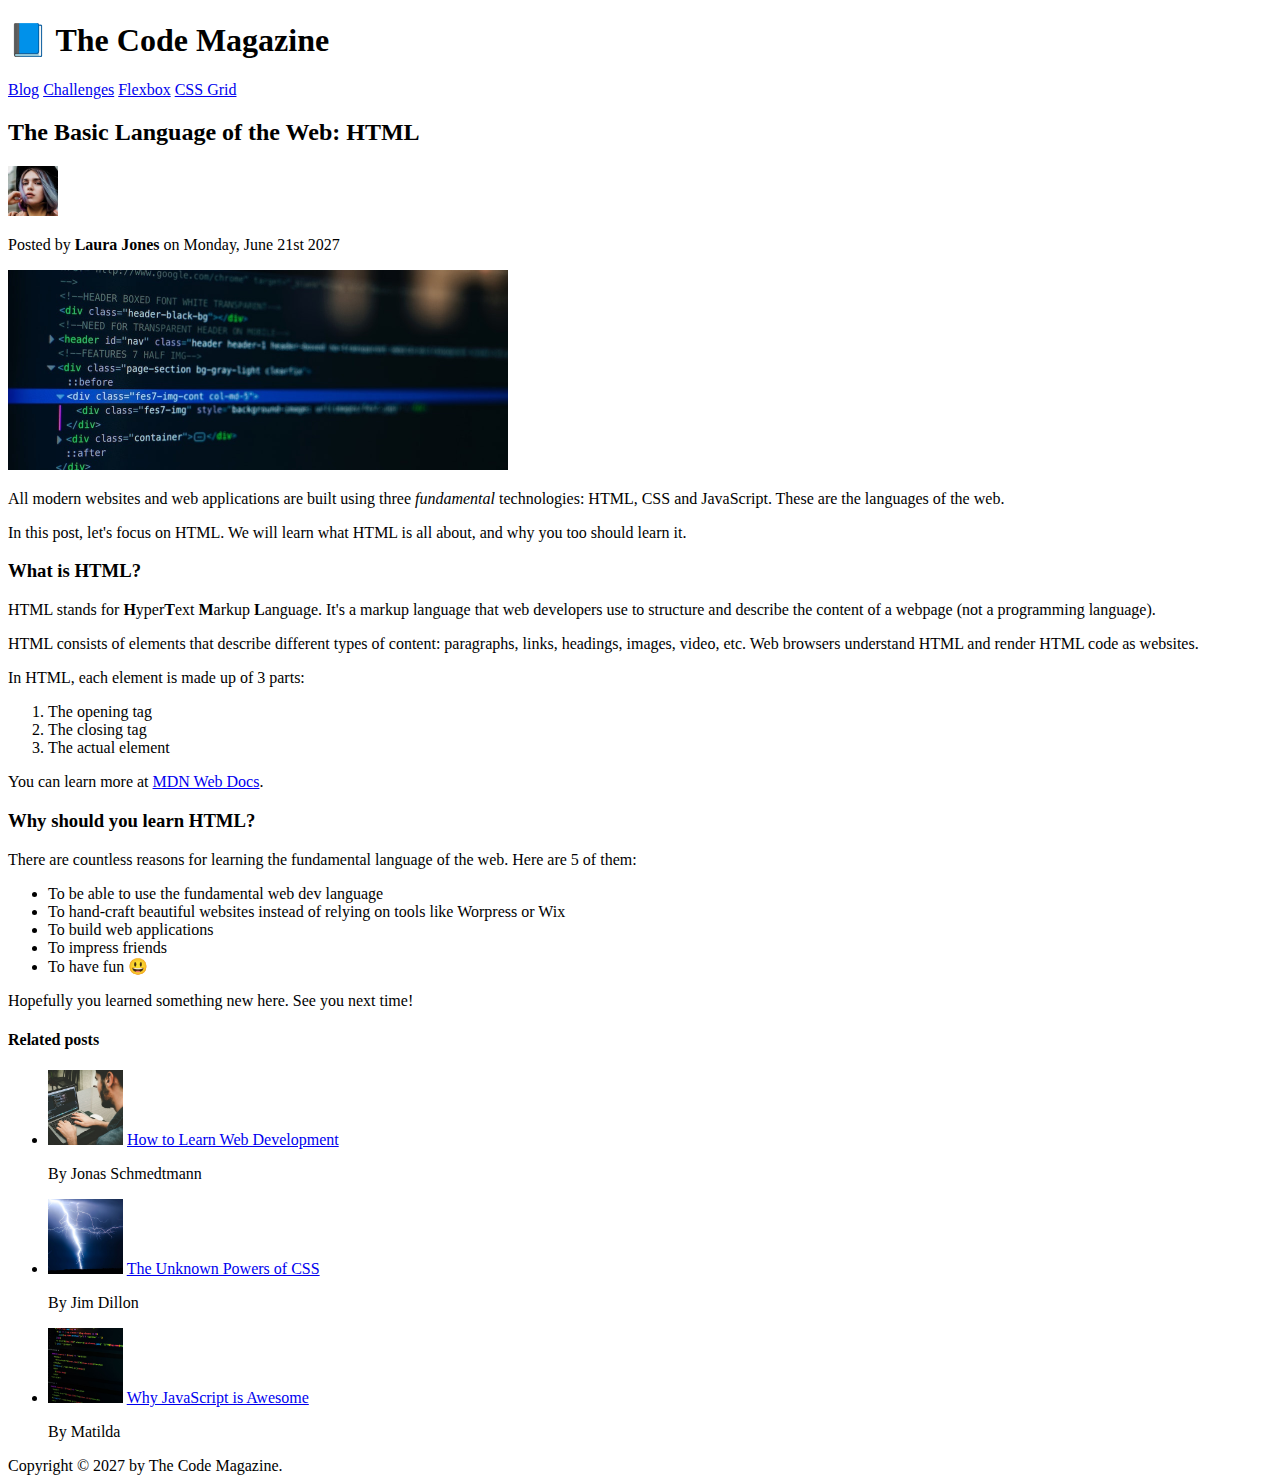
<file: final/02-HTML-Fundamentals/index.html>
<!DOCTYPE html>
<html lang="en">
  <head>
    <meta charset="UTF-8" />
    <title>The Basic Language of the Web: HTML</title>
  </head>

  <body>
    <!--
    <h1>The Basic Language of the Web: HTML</h1>
    <h2>The Basic Language of the Web: HTML</h2>
    <h3>The Basic Language of the Web: HTML</h3>
    <h4>The Basic Language of the Web: HTML</h4>
    <h5>The Basic Language of the Web: HTML</h5>
    <h6>The Basic Language of the Web: HTML</h6>
    -->

    <header>
      <h1>📘 The Code Magazine</h1>

      <nav>
        <a href="blog.html">Blog</a>
        <a href="#">Challenges</a>
        <a href="#">Flexbox</a>
        <a href="#">CSS Grid</a>
      </nav>
    </header>

    <article>
      <header>
        <h2>The Basic Language of the Web: HTML</h2>

        <img
          src="img/laura-jones.jpg"
          alt="Headshot of Laura Jones"
          height="50"
          width="50"
        />

        <p>Posted by <strong>Laura Jones</strong> on Monday, June 21st 2027</p>

        <img
          src="img/post-img.jpg"
          alt="HTML code on a screen"
          width="500"
          height="200"
        />
      </header>

      <p>
        All modern websites and web applications are built using three
        <em>fundamental</em>
        technologies: HTML, CSS and JavaScript. These are the languages of the
        web.
      </p>

      <p>
        In this post, let's focus on HTML. We will learn what HTML is all about,
        and why you too should learn it.
      </p>

      <h3>What is HTML?</h3>
      <p>
        HTML stands for <strong>H</strong>yper<strong>T</strong>ext
        <strong>M</strong>arkup <strong>L</strong>anguage. It's a markup
        language that web developers use to structure and describe the content
        of a webpage (not a programming language).
      </p>
      <p>
        HTML consists of elements that describe different types of content:
        paragraphs, links, headings, images, video, etc. Web browsers understand
        HTML and render HTML code as websites.
      </p>
      <p>In HTML, each element is made up of 3 parts:</p>

      <ol>
        <li>The opening tag</li>
        <li>The closing tag</li>
        <li>The actual element</li>
      </ol>

      <p>
        You can learn more at
        <a
          href="https://developer.mozilla.org/en-US/docs/Web/HTML"
          target="_blank"
          >MDN Web Docs</a
        >.
      </p>

      <h3>Why should you learn HTML?</h3>

      <p>
        There are countless reasons for learning the fundamental language of the
        web. Here are 5 of them:
      </p>

      <ul>
        <li>To be able to use the fundamental web dev language</li>
        <li>
          To hand-craft beautiful websites instead of relying on tools like
          Worpress or Wix
        </li>
        <li>To build web applications</li>
        <li>To impress friends</li>
        <li>To have fun 😃</li>
      </ul>

      <p>Hopefully you learned something new here. See you next time!</p>
    </article>

    <aside>
      <h4>Related posts</h4>

      <ul>
        <li>
          <img
            src="img/related-1.jpg"
            alt="Person programming"
            width="75"
            width="75"
          />
          <a href="#">How to Learn Web Development</a>
          <p>By Jonas Schmedtmann</p>
        </li>
        <li>
          <img src="img/related-2.jpg" alt="Lightning" width="75" heigth="75" />
          <a href="#">The Unknown Powers of CSS</a>
          <p>By Jim Dillon</p>
        </li>
        <li>
          <img
            src="img/related-3.jpg"
            alt="JavaScript code on a screen"
            width="75"
            height="75"
          />
          <a href="#">Why JavaScript is Awesome</a>
          <p>By Matilda</p>
        </li>
      </ul>
    </aside>

    <footer>Copyright &copy; 2027 by The Code Magazine.</footer>
  </body>
</html>
</file>
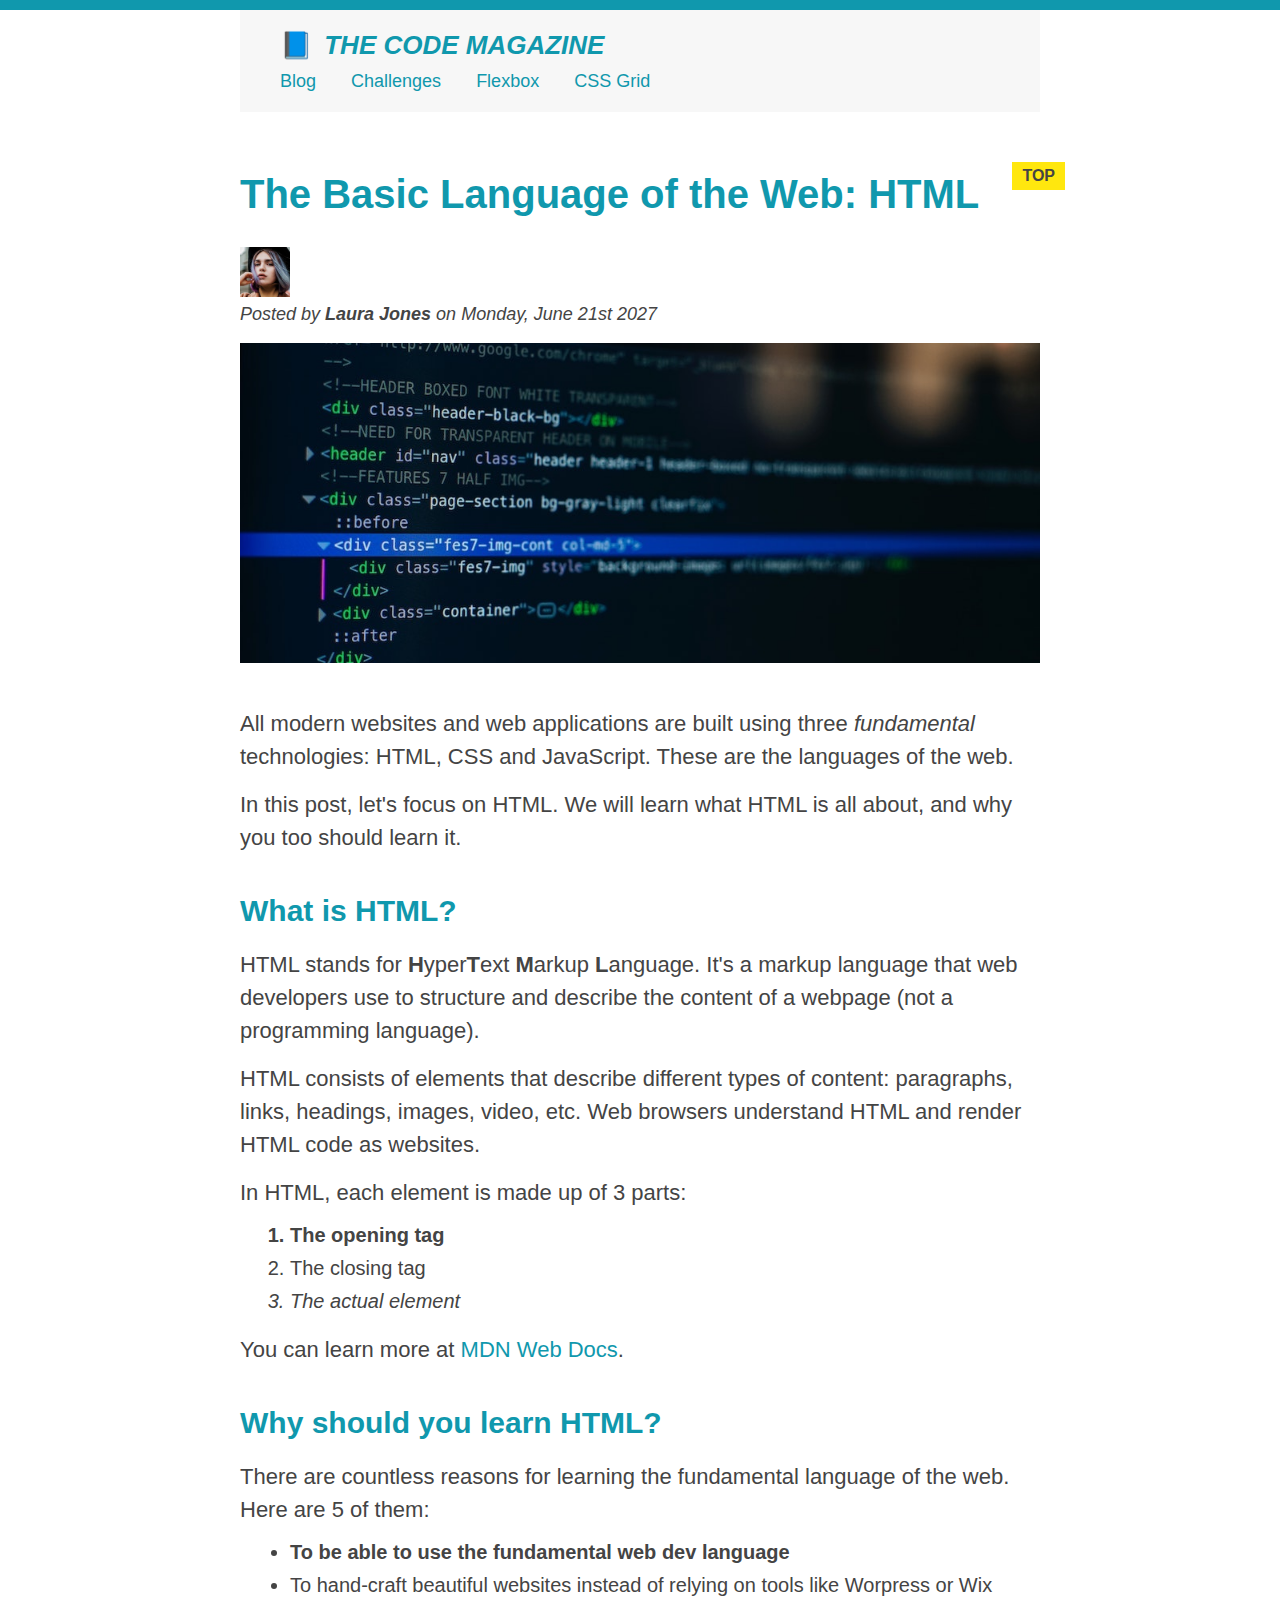
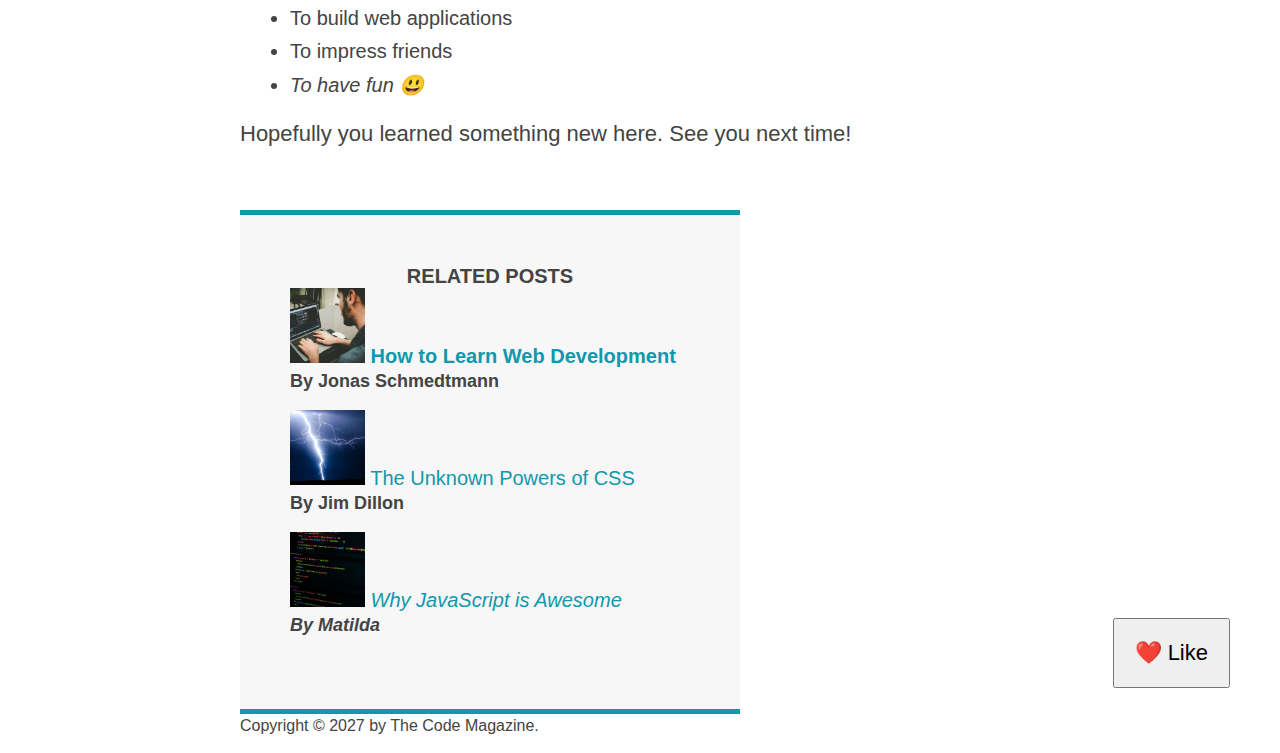
<file: final/03-CSS-Fundamentals/index.html>
<!DOCTYPE html>
<html lang="en">
  <head>
    <meta charset="UTF-8" />
    <link href="style.css" rel="stylesheet" />

    <title>The Basic Language of the Web: HTML</title>
  </head>

  <body>
    <!--
    <h1>The Basic Language of the Web: HTML</h1>
    <h2>The Basic Language of the Web: HTML</h2>
    <h3>The Basic Language of the Web: HTML</h3>
    <h4>The Basic Language of the Web: HTML</h4>
    <h5>The Basic Language of the Web: HTML</h5>
    <h6>The Basic Language of the Web: HTML</h6>
    -->

    <div class="container">
      <header class="main-header">
        <h1>📘 The Code Magazine</h1>

        <nav>
          <!-- <strong>This is the navigation</strong> -->
          <a href="blog.html">Blog</a>
          <a href="#">Challenges</a>
          <a href="#">Flexbox</a>
          <a href="#">CSS Grid</a>
        </nav>
      </header>

      <article>
        <header class="post-header">
          <h2>The Basic Language of the Web: HTML</h2>

          <img
            src="img/laura-jones.jpg"
            alt="Headshot of Laura Jones"
            height="50"
            width="50"
          />

          <p id="author">
            Posted by <strong>Laura Jones</strong> on Monday, June 21st 2027
          </p>

          <img
            src="img/post-img.jpg"
            alt="HTML code on a screen"
            width="500"
            height="200"
            class="post-img"
          />
          <button>❤️ Like</button>
        </header>

        <p>
          All modern websites and web applications are built using three
          <em>fundamental</em>
          technologies: HTML, CSS and JavaScript. These are the languages of the
          web.
        </p>

        <p>
          In this post, let's focus on HTML. We will learn what HTML is all
          about, and why you too should learn it.
        </p>

        <h3>What is HTML?</h3>
        <p>
          HTML stands for <strong>H</strong>yper<strong>T</strong>ext
          <strong>M</strong>arkup <strong>L</strong>anguage. It's a markup
          language that web developers use to structure and describe the content
          of a webpage (not a programming language).
        </p>
        <p>
          HTML consists of elements that describe different types of content:
          paragraphs, links, headings, images, video, etc. Web browsers
          understand HTML and render HTML code as websites.
        </p>
        <p>In HTML, each element is made up of 3 parts:</p>

        <ol>
          <li class="first-li">The opening tag</li>
          <li>The closing tag</li>
          <li>The actual element</li>
        </ol>

        <p>
          You can learn more at
          <a
            href="https://developer.mozilla.org/en-US/docs/Web/HTML"
            target="_blank"
            >MDN Web Docs</a
          >.
        </p>

        <h3>Why should you learn HTML?</h3>

        <p>
          There are countless reasons for learning the fundamental language of
          the web. Here are 5 of them:
        </p>

        <ul>
          <li class="first-li">
            To be able to use the fundamental web dev language
          </li>
          <li>
            To hand-craft beautiful websites instead of relying on tools like
            Worpress or Wix
          </li>
          <li>To build web applications</li>
          <li>To impress friends</li>
          <li>To have fun 😃</li>
        </ul>

        <p>Hopefully you learned something new here. See you next time!</p>
      </article>

      <aside>
        <h4>Related posts</h4>

        <ul class="related">
          <li>
            <img
              src="img/related-1.jpg"
              alt="Person programming"
              width="75"
              height="75"
            />
            <a href="#">How to Learn Web Development</a>
            <p class="related-author">By Jonas Schmedtmann</p>
          </li>
          <li>
            <img
              src="img/related-2.jpg"
              alt="Lightning"
              width="75"
              height="75"
            />
            <a href="#">The Unknown Powers of CSS</a>
            <p class="related-author">By Jim Dillon</p>
          </li>
          <li>
            <img
              src="img/related-3.jpg"
              alt="JavaScript code on a screen"
              width="75"
              height="75"
            />
            <a href="#">Why JavaScript is Awesome</a>
            <p class="related-author">By Matilda</p>
          </li>
        </ul>
      </aside>

      <footer>
        <p id="copyright" class="copyright text">
          Copyright &copy; 2027 by The Code Magazine.
        </p>
      </footer>
    </div>
  </body>
</html>
</file>
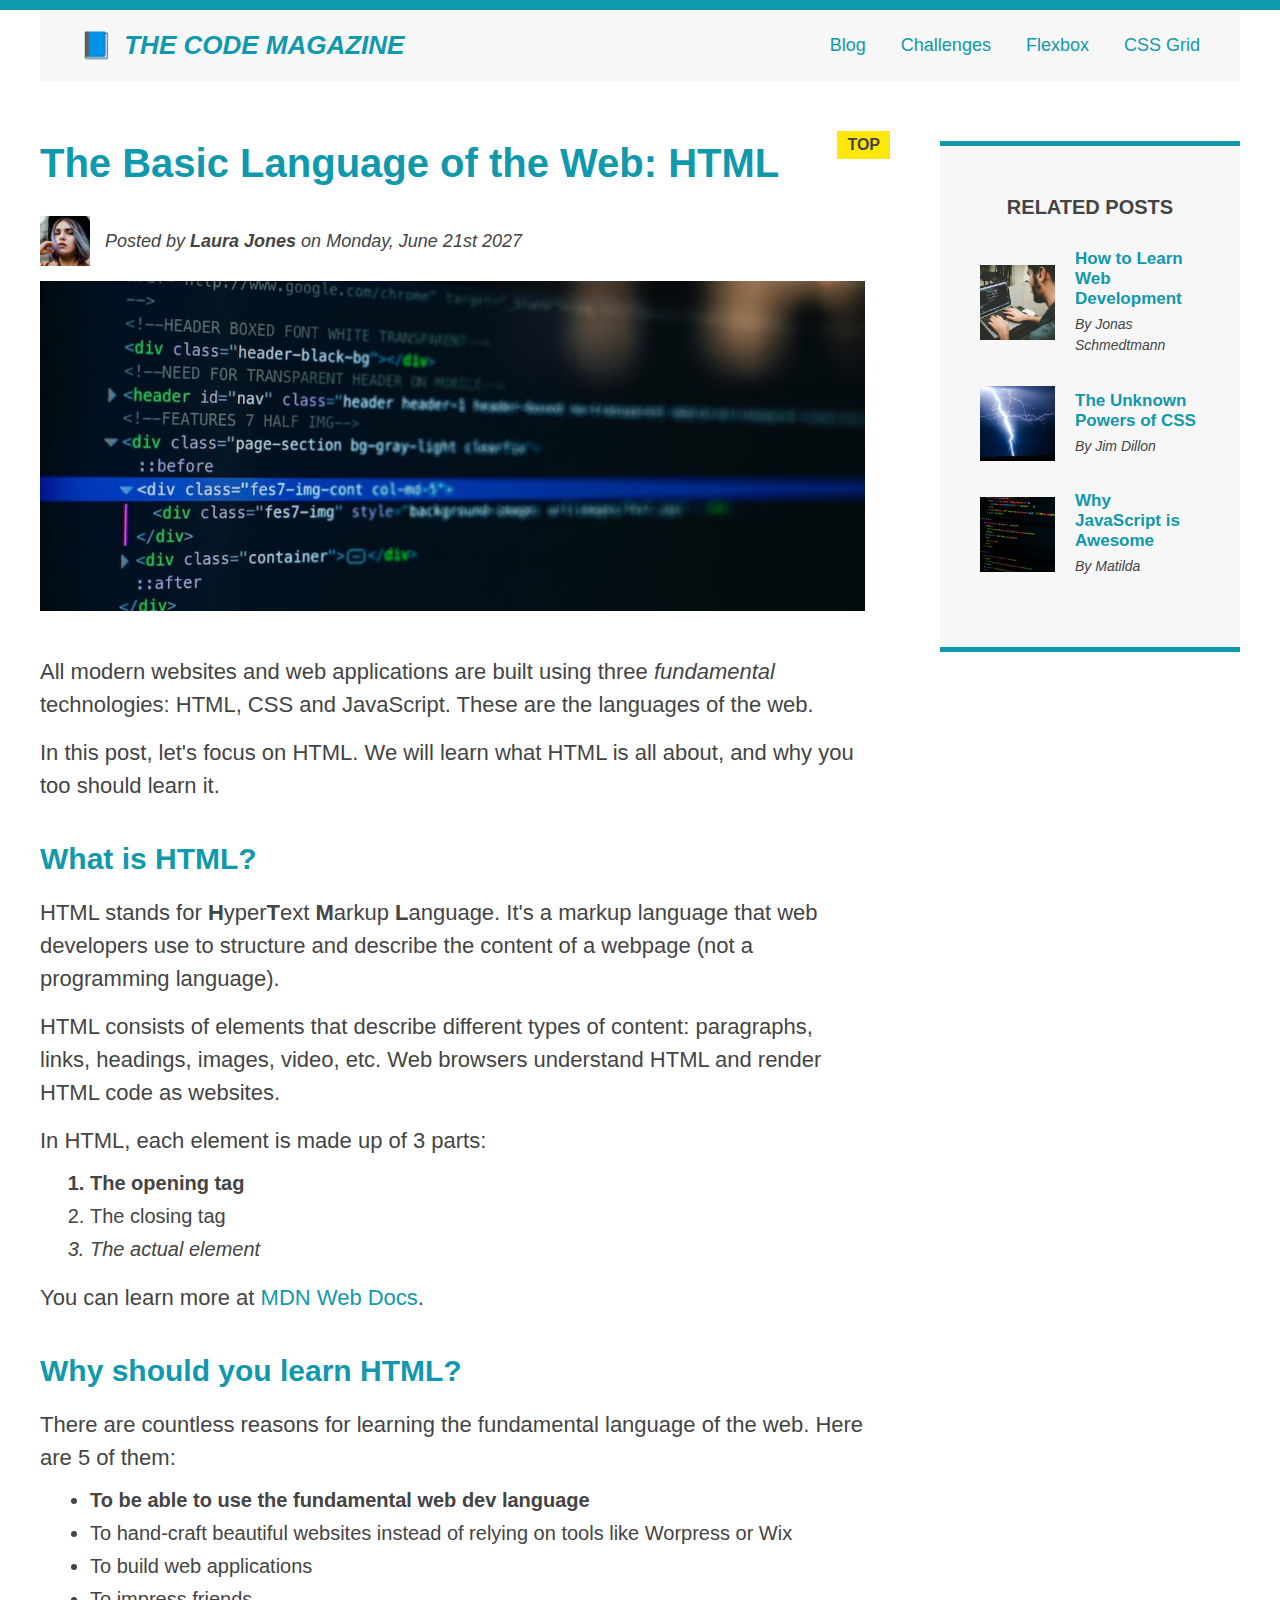
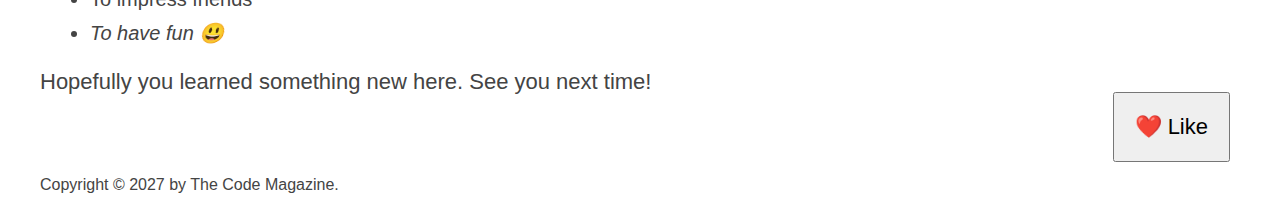
<file: final/04-CSS-Layouts/index.html>
<!DOCTYPE html>
<html lang="en">
  <head>
    <meta charset="UTF-8" />
    <link href="style.css" rel="stylesheet" />

    <title>The Basic Language of the Web: HTML</title>
  </head>

  <body>
    <!--
    <h1>The Basic Language of the Web: HTML</h1>
    <h2>The Basic Language of the Web: HTML</h2>
    <h3>The Basic Language of the Web: HTML</h3>
    <h4>The Basic Language of the Web: HTML</h4>
    <h5>The Basic Language of the Web: HTML</h5>
    <h6>The Basic Language of the Web: HTML</h6>
    -->

    <div class="container">
      <header class="main-header clearfix">
        <h1>📘 The Code Magazine</h1>

        <nav>
          <!-- <strong>This is the navigation</strong> -->
          <a href="blog.html">Blog</a>
          <a href="#">Challenges</a>
          <a href="flexbox.html">Flexbox</a>
          <a href="css-grid.html">CSS Grid</a>
        </nav>

        <!-- <div class="clear"></div> -->
      </header>

      <!-- ONLY NECESSARY FOR FLEXBOX -->
      <!-- <div class="row"> -->
      <article>
        <header class="post-header">
          <h2>The Basic Language of the Web: HTML</h2>

          <div class="author-box">
            <img
              src="img/laura-jones.jpg"
              alt="Headshot of Laura Jones"
              height="50"
              width="50"
              class="author-img"
            />

            <p id="author" class="author">
              Posted by <strong>Laura Jones</strong> on Monday, June 21st 2027
            </p>
          </div>

          <img
            src="img/post-img.jpg"
            alt="HTML code on a screen"
            width="500"
            height="200"
            class="post-img"
          />
          <button>❤️ Like</button>
        </header>

        <p>
          All modern websites and web applications are built using three
          <em>fundamental</em>
          technologies: HTML, CSS and JavaScript. These are the languages of the
          web.
        </p>

        <p>
          In this post, let's focus on HTML. We will learn what HTML is all
          about, and why you too should learn it.
        </p>

        <h3>What is HTML?</h3>
        <p>
          HTML stands for <strong>H</strong>yper<strong>T</strong>ext
          <strong>M</strong>arkup <strong>L</strong>anguage. It's a markup
          language that web developers use to structure and describe the content
          of a webpage (not a programming language).
        </p>
        <p>
          HTML consists of elements that describe different types of content:
          paragraphs, links, headings, images, video, etc. Web browsers
          understand HTML and render HTML code as websites.
        </p>
        <p>In HTML, each element is made up of 3 parts:</p>

        <ol>
          <li class="first-li">The opening tag</li>
          <li>The closing tag</li>
          <li>The actual element</li>
        </ol>

        <p>
          You can learn more at
          <a
            href="https://developer.mozilla.org/en-US/docs/Web/HTML"
            target="_blank"
            >MDN Web Docs</a
          >.
        </p>

        <h3>Why should you learn HTML?</h3>

        <p>
          There are countless reasons for learning the fundamental language of
          the web. Here are 5 of them:
        </p>

        <ul>
          <li class="first-li">
            To be able to use the fundamental web dev language
          </li>
          <li>
            To hand-craft beautiful websites instead of relying on tools like
            Worpress or Wix
          </li>
          <li>To build web applications</li>
          <li>To impress friends</li>
          <li>To have fun 😃</li>
        </ul>

        <p>Hopefully you learned something new here. See you next time!</p>
      </article>

      <aside>
        <h4>Related posts</h4>

        <ul class="related">
          <li class="related-post">
            <img
              src="img/related-1.jpg"
              alt="Person programming"
              width="75"
              height="75"
            />
            <div>
              <a href="#" class="related-link">How to Learn Web Development</a>
              <p class="related-author">By Jonas Schmedtmann</p>
            </div>
          </li>
          <li class="related-post">
            <img
              src="img/related-2.jpg"
              alt="Lightning"
              width="75"
              height="75"
            />
            <div>
              <a href="#" class="related-link">The Unknown Powers of CSS</a>
              <p class="related-author">By Jim Dillon</p>
            </div>
          </li>
          <li class="related-post">
            <img
              src="img/related-3.jpg"
              alt="JavaScript code on a screen"
              width="75"
              height="75"
            />
            <div>
              <a href="#" class="related-link">Why JavaScript is Awesome</a>
              <p class="related-author">By Matilda</p>
            </div>
          </li>
        </ul>
      </aside>
      <!-- </div> -->

      <footer>
        <p id="copyright" class="copyright text">
          Copyright &copy; 2027 by The Code Magazine.
        </p>
      </footer>
    </div>
  </body>
</html>
</file>
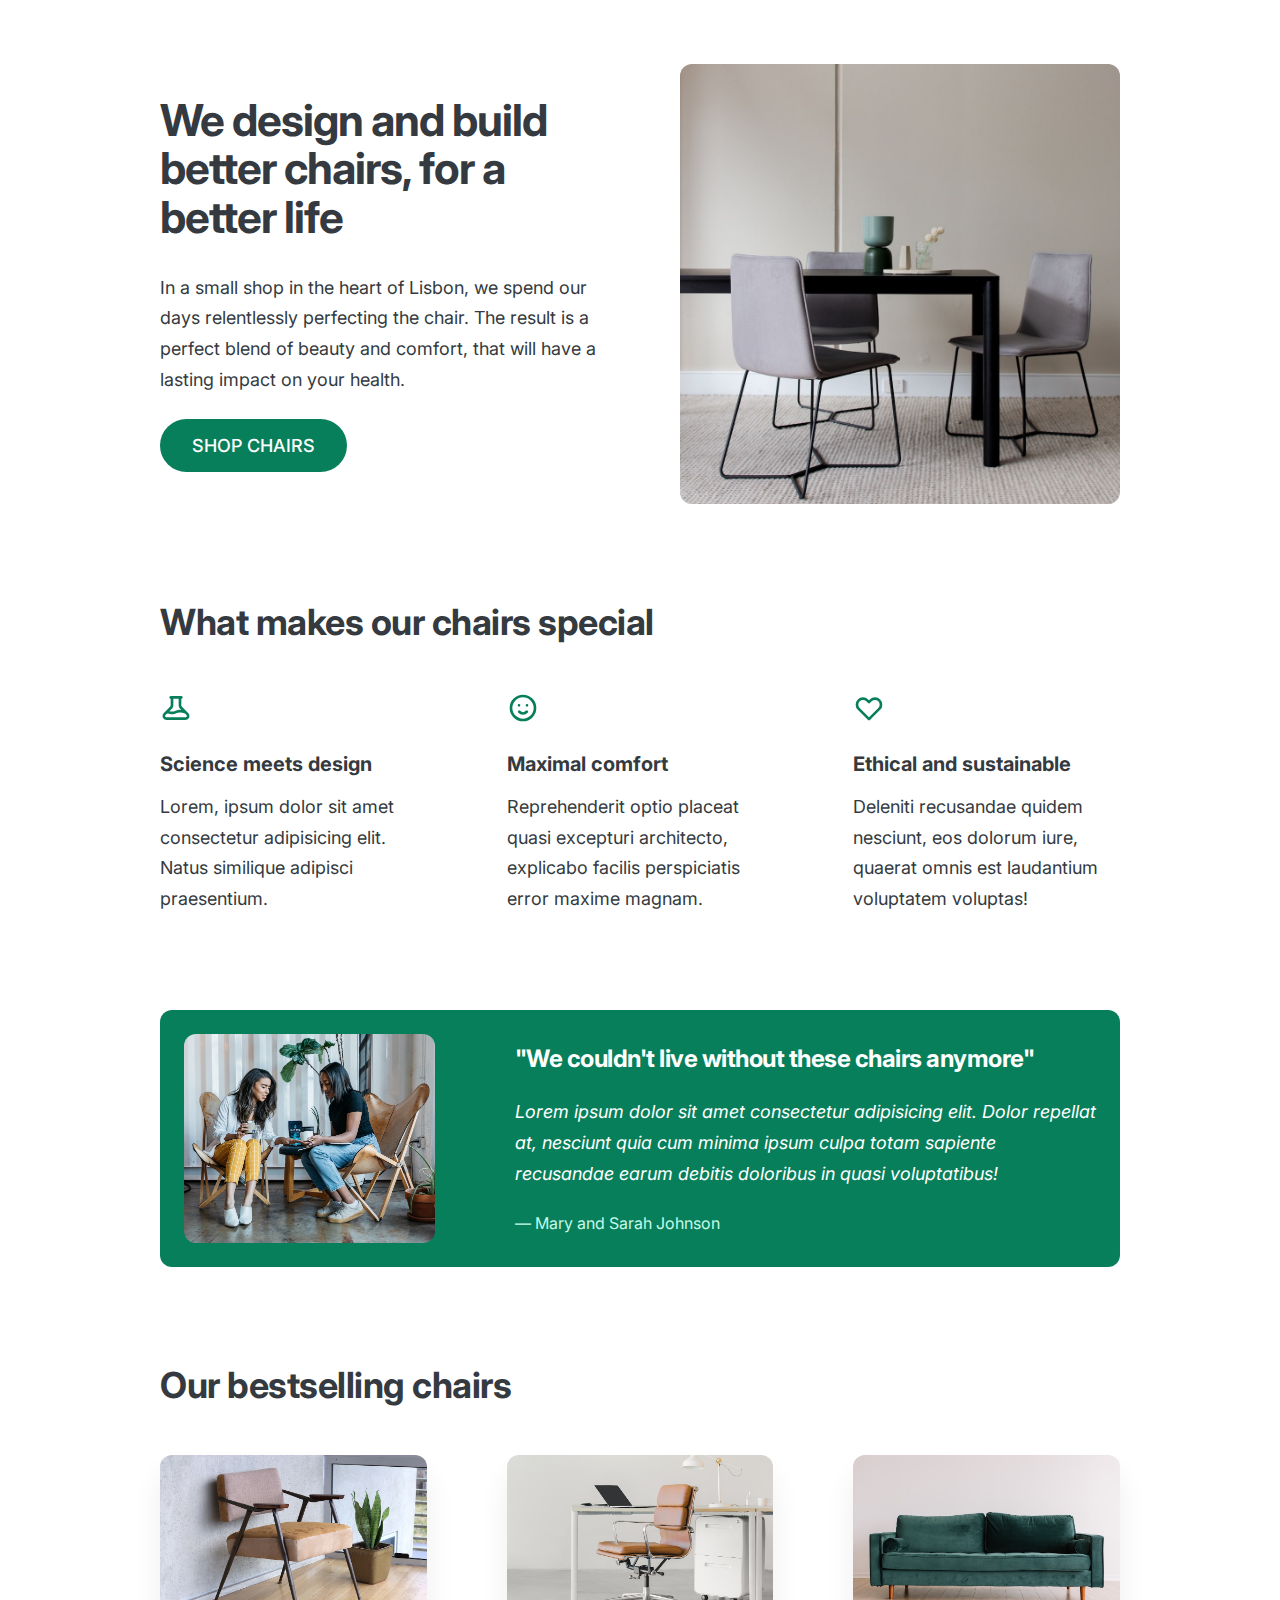
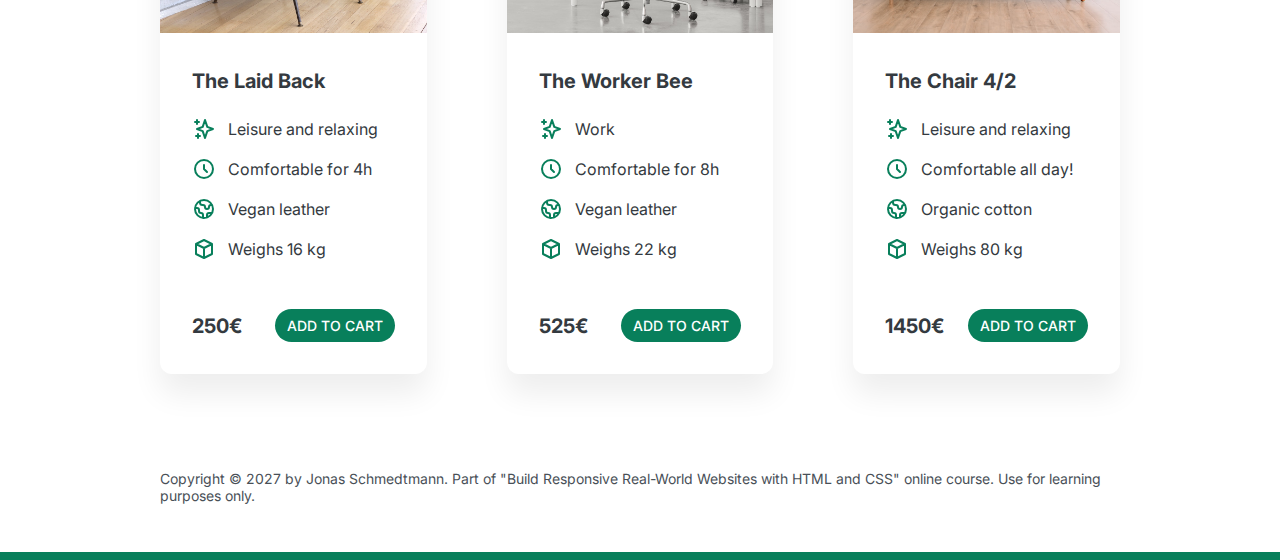
<file: final/05-Design/index.html>
<!DOCTYPE html>
<html lang="en">
  <head>
    <meta charset="UTF-8" />
    <meta http-equiv="X-UA-Compatible" content="IE=edge" />
    <meta name="viewport" content="width=device-width, initial-scale=1.0" />

    <link rel="preconnect" href="https://fonts.gstatic.com" />
    <link
      href="https://fonts.googleapis.com/css2?family=Inter:wght@400;500;700&display=swap"
      rel="stylesheet"
    />

    <link rel="stylesheet" href="style.css" />
    <title>Lisbon Chair Shop</title>
  </head>
  <body>
    <div class="container">
      <header>
        <div class="header-text-box">
          <h1>We design and build better chairs, for a better life</h1>
          <p class="header-text">
            In a small shop in the heart of Lisbon, we spend our days
            relentlessly perfecting the chair. The result is a perfect blend of
            beauty and comfort, that will have a lasting impact on your health.
          </p>
          <a class="btn btn--big" href="#">Shop chairs</a>
        </div>
        <img src="hero.jpg" alt="Photo" />
      </header>

      <section>
        <h2>What makes our chairs special</h2>
        <div class="grid-3-cols">
          <div>
            <svg
              xmlns="http://www.w3.org/2000/svg"
              class="features-icon"
              fill="none"
              viewBox="0 0 24 24"
              stroke="currentColor"
            >
              <path
                stroke-linecap="round"
                stroke-linejoin="round"
                stroke-width="2"
                d="M19.428 15.428a2 2 0 00-1.022-.547l-2.387-.477a6 6 0 00-3.86.517l-.318.158a6 6 0 01-3.86.517L6.05 15.21a2 2 0 00-1.806.547M8 4h8l-1 1v5.172a2 2 0 00.586 1.414l5 5c1.26 1.26.367 3.414-1.415 3.414H4.828c-1.782 0-2.674-2.154-1.414-3.414l5-5A2 2 0 009 10.172V5L8 4z"
              />
            </svg>
            <p class="features-title"><strong>Science meets design</strong></p>
            <p class="features-text">
              Lorem, ipsum dolor sit amet consectetur adipisicing elit. Natus
              similique adipisci praesentium.
            </p>
          </div>

          <div>
            <svg
              xmlns="http://www.w3.org/2000/svg"
              class="features-icon"
              fill="none"
              viewBox="0 0 24 24"
              stroke="currentColor"
            >
              <path
                stroke-linecap="round"
                stroke-linejoin="round"
                stroke-width="2"
                d="M14.828 14.828a4 4 0 01-5.656 0M9 10h.01M15 10h.01M21 12a9 9 0 11-18 0 9 9 0 0118 0z"
              />
            </svg>
            <p class="features-title">
              <strong>Maximal comfort</strong>
            </p>
            <p class="features-text">
              Reprehenderit optio placeat quasi excepturi architecto, explicabo
              facilis perspiciatis error maxime magnam.
            </p>
          </div>

          <div>
            <svg
              xmlns="http://www.w3.org/2000/svg"
              class="features-icon"
              fill="none"
              viewBox="0 0 24 24"
              stroke="currentColor"
            >
              <path
                stroke-linecap="round"
                stroke-linejoin="round"
                stroke-width="2"
                d="M4.318 6.318a4.5 4.5 0 000 6.364L12 20.364l7.682-7.682a4.5 4.5 0 00-6.364-6.364L12 7.636l-1.318-1.318a4.5 4.5 0 00-6.364 0z"
              />
            </svg>
            <p class="features-title">
              <strong>Ethical and sustainable</strong>
            </p>
            <p class="features-text">
              Deleniti recusandae quidem nesciunt, eos dolorum iure, quaerat
              omnis est laudantium voluptatem voluptas!
            </p>
          </div>
        </div>
      </section>

      <section class="testimonial-section">
        <div class="grid-3-cols">
          <img src="customers.jpg" alt="People sitting on chairs" />
          <div class="testimonial-box">
            <h2>"We couldn't live without these chairs anymore"</h2>
            <blockquote class="testimonial-text">
              Lorem ipsum dolor sit amet consectetur adipisicing elit. Dolor
              repellat at, nesciunt quia cum minima ipsum culpa totam sapiente
              recusandae earum debitis doloribus in quasi voluptatibus!
            </blockquote>
            <p class="testimonial-author">&mdash; Mary and Sarah Johnson</p>
          </div>
        </div>
      </section>

      <section>
        <h2>Our bestselling chairs</h2>
        <div class="grid-3-cols">
          <figure class="chair">
            <img src="chair-1.jpg" alt="Chair" />
            <div class="chair-box">
              <h3>The Laid Back</h3>
              <ul class="chair-details">
                <li>
                  <svg
                    xmlns="http://www.w3.org/2000/svg"
                    class="chair-icon"
                    fill="none"
                    viewBox="0 0 24 24"
                    stroke="currentColor"
                  >
                    <path
                      stroke-linecap="round"
                      stroke-linejoin="round"
                      stroke-width="2"
                      d="M5 3v4M3 5h4M6 17v4m-2-2h4m5-16l2.286 6.857L21 12l-5.714 2.143L13 21l-2.286-6.857L5 12l5.714-2.143L13 3z"
                    />
                  </svg>
                  <!-- Span is a generic INLINE text element, it doesn't have any meaning. It's like a div element, but inline -->
                  <span>Leisure and relaxing</span>
                </li>
                <li>
                  <svg
                    xmlns="http://www.w3.org/2000/svg"
                    class="chair-icon"
                    fill="none"
                    viewBox="0 0 24 24"
                    stroke="currentColor"
                  >
                    <path
                      stroke-linecap="round"
                      stroke-linejoin="round"
                      stroke-width="2"
                      d="M12 8v4l3 3m6-3a9 9 0 11-18 0 9 9 0 0118 0z"
                    />
                  </svg>
                  <span>Comfortable for 4h</span>
                </li>
                <li>
                  <svg
                    xmlns="http://www.w3.org/2000/svg"
                    class="chair-icon"
                    fill="none"
                    viewBox="0 0 24 24"
                    stroke="currentColor"
                  >
                    <path
                      stroke-linecap="round"
                      stroke-linejoin="round"
                      stroke-width="2"
                      d="M3.055 11H5a2 2 0 012 2v1a2 2 0 002 2 2 2 0 012 2v2.945M8 3.935V5.5A2.5 2.5 0 0010.5 8h.5a2 2 0 012 2 2 2 0 104 0 2 2 0 012-2h1.064M15 20.488V18a2 2 0 012-2h3.064M21 12a9 9 0 11-18 0 9 9 0 0118 0z"
                    />
                  </svg>
                  <span>Vegan leather</span>
                </li>
                <li>
                  <svg
                    xmlns="http://www.w3.org/2000/svg"
                    class="chair-icon"
                    fill="none"
                    viewBox="0 0 24 24"
                    stroke="currentColor"
                  >
                    <path
                      stroke-linecap="round"
                      stroke-linejoin="round"
                      stroke-width="2"
                      d="M20 7l-8-4-8 4m16 0l-8 4m8-4v10l-8 4m0-10L4 7m8 4v10M4 7v10l8 4"
                    />
                  </svg>
                  <span>Weighs 16 kg</span>
                </li>
              </ul>
              <div class="chair-price">
                <strong>250€</strong>
                <a href="#" class="btn btn--small">Add to cart</a>
              </div>
            </div>
          </figure>

          <figure class="chair">
            <img src="chair-2.jpg" alt="Chair" />
            <div class="chair-box">
              <h3>The Worker Bee</h3>
              <ul class="chair-details">
                <li>
                  <svg
                    xmlns="http://www.w3.org/2000/svg"
                    class="chair-icon"
                    fill="none"
                    viewBox="0 0 24 24"
                    stroke="currentColor"
                  >
                    <path
                      stroke-linecap="round"
                      stroke-linejoin="round"
                      stroke-width="2"
                      d="M5 3v4M3 5h4M6 17v4m-2-2h4m5-16l2.286 6.857L21 12l-5.714 2.143L13 21l-2.286-6.857L5 12l5.714-2.143L13 3z"
                    />
                  </svg>
                  <span>Work</span>
                </li>
                <li>
                  <svg
                    xmlns="http://www.w3.org/2000/svg"
                    class="chair-icon"
                    fill="none"
                    viewBox="0 0 24 24"
                    stroke="currentColor"
                  >
                    <path
                      stroke-linecap="round"
                      stroke-linejoin="round"
                      stroke-width="2"
                      d="M12 8v4l3 3m6-3a9 9 0 11-18 0 9 9 0 0118 0z"
                    />
                  </svg>
                  <span>Comfortable for 8h</span>
                </li>
                <li>
                  <svg
                    xmlns="http://www.w3.org/2000/svg"
                    class="chair-icon"
                    fill="none"
                    viewBox="0 0 24 24"
                    stroke="currentColor"
                  >
                    <path
                      stroke-linecap="round"
                      stroke-linejoin="round"
                      stroke-width="2"
                      d="M3.055 11H5a2 2 0 012 2v1a2 2 0 002 2 2 2 0 012 2v2.945M8 3.935V5.5A2.5 2.5 0 0010.5 8h.5a2 2 0 012 2 2 2 0 104 0 2 2 0 012-2h1.064M15 20.488V18a2 2 0 012-2h3.064M21 12a9 9 0 11-18 0 9 9 0 0118 0z"
                    />
                  </svg>
                  <span>Vegan leather</span>
                </li>
                <li>
                  <svg
                    xmlns="http://www.w3.org/2000/svg"
                    class="chair-icon"
                    fill="none"
                    viewBox="0 0 24 24"
                    stroke="currentColor"
                  >
                    <path
                      stroke-linecap="round"
                      stroke-linejoin="round"
                      stroke-width="2"
                      d="M20 7l-8-4-8 4m16 0l-8 4m8-4v10l-8 4m0-10L4 7m8 4v10M4 7v10l8 4"
                    />
                  </svg>
                  <span>Weighs 22 kg</span>
                </li>
              </ul>
              <div class="chair-price">
                <strong>525€</strong>
                <a href="#" class="btn btn--small">Add to cart</a>
              </div>
            </div>
          </figure>

          <figure class="chair">
            <img src="chair-3.jpg" alt="Chair" />
            <div class="chair-box">
              <h3>The Chair 4/2</h3>
              <ul class="chair-details">
                <li>
                  <svg
                    xmlns="http://www.w3.org/2000/svg"
                    class="chair-icon"
                    fill="none"
                    viewBox="0 0 24 24"
                    stroke="currentColor"
                  >
                    <path
                      stroke-linecap="round"
                      stroke-linejoin="round"
                      stroke-width="2"
                      d="M5 3v4M3 5h4M6 17v4m-2-2h4m5-16l2.286 6.857L21 12l-5.714 2.143L13 21l-2.286-6.857L5 12l5.714-2.143L13 3z"
                    />
                  </svg>
                  <span>Leisure and relaxing</span>
                </li>
                <li>
                  <svg
                    xmlns="http://www.w3.org/2000/svg"
                    class="chair-icon"
                    fill="none"
                    viewBox="0 0 24 24"
                    stroke="currentColor"
                  >
                    <path
                      stroke-linecap="round"
                      stroke-linejoin="round"
                      stroke-width="2"
                      d="M12 8v4l3 3m6-3a9 9 0 11-18 0 9 9 0 0118 0z"
                    />
                  </svg>
                  <span>Comfortable all day!</span>
                </li>
                <li>
                  <svg
                    xmlns="http://www.w3.org/2000/svg"
                    class="chair-icon"
                    fill="none"
                    viewBox="0 0 24 24"
                    stroke="currentColor"
                  >
                    <path
                      stroke-linecap="round"
                      stroke-linejoin="round"
                      stroke-width="2"
                      d="M3.055 11H5a2 2 0 012 2v1a2 2 0 002 2 2 2 0 012 2v2.945M8 3.935V5.5A2.5 2.5 0 0010.5 8h.5a2 2 0 012 2 2 2 0 104 0 2 2 0 012-2h1.064M15 20.488V18a2 2 0 012-2h3.064M21 12a9 9 0 11-18 0 9 9 0 0118 0z"
                    />
                  </svg>
                  <span>Organic cotton</span>
                </li>
                <li>
                  <svg
                    xmlns="http://www.w3.org/2000/svg"
                    class="chair-icon"
                    fill="none"
                    viewBox="0 0 24 24"
                    stroke="currentColor"
                  >
                    <path
                      stroke-linecap="round"
                      stroke-linejoin="round"
                      stroke-width="2"
                      d="M20 7l-8-4-8 4m16 0l-8 4m8-4v10l-8 4m0-10L4 7m8 4v10M4 7v10l8 4"
                    />
                  </svg>
                  <span>Weighs 80 kg</span>
                </li>
              </ul>
              <div class="chair-price">
                <strong>1450€</strong>
                <a href="#" class="btn btn--small">Add to cart</a>
              </div>
            </div>
          </figure>
        </div>
      </section>

      <footer>
        Copyright &copy; 2027 by Jonas Schmedtmann. Part of "Build Responsive
        Real-World Websites with HTML and CSS" online course. Use for learning
        purposes only.
      </footer>
    </div>
  </body>
</html>
</file>
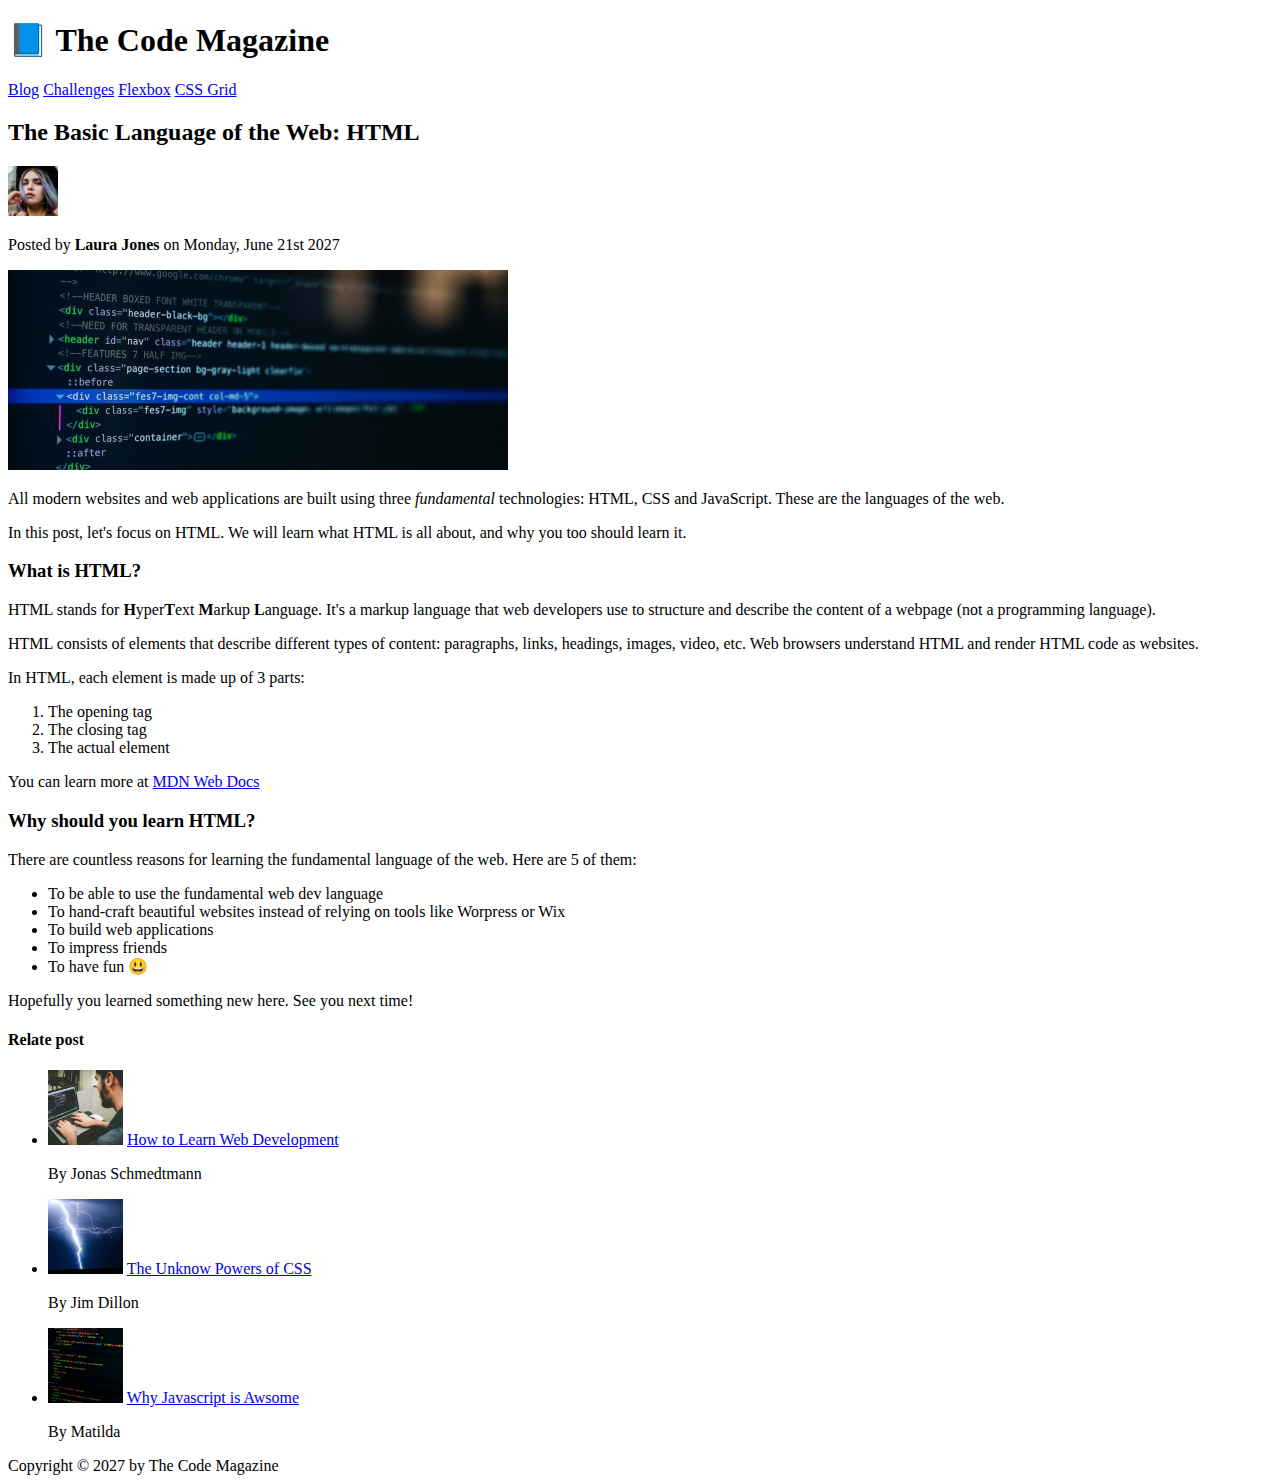
<file: starter/02-HTML-Fundamentals/index.html>
<!DOCTYPE html>
<html lang="en">
  <head>
    <meta charset="UTF-8" />
    <title>The Basic Language of the web: HTML</title>
  </head>

  <body>
    <!-- <h1>The Basic Language of the web: HTML</h1>
    <h2>The Basic Language of the web: HTML</h2>
    <h3>The Basic Language of the web: HTML</h3>
    <h4>The Basic Language of the web: HTML</h4>
    <h5>The Basic Language of the web: HTML</h5>
    <h6>The Basic Language of the web: HTML</h6> -->

    <header>
      <h1>📘 The Code Magazine</h1>

      <nav>
        <a href="blog.html" target="_blank">Blog</a>
        <a href="#">Challenges</a>
        <a href="#">Flexbox</a>
        <a href="#">CSS Grid</a>
      </nav>
    </header>

    <article>
      <header>
        <h2>The Basic Language of the Web: HTML</h2>

        <img src="img/laura-jones.jpg" alt="profile" width="50" height="50" />

        <p>Posted by <strong>Laura Jones</strong> on Monday, June 21st 2027</p>

        <img src="img/post-img.jpg" alt="HTML code" width="500" height="200" />
      </header>
      <p>
        All modern websites and web applications are built using three
        <em>fundamental</em>
        technologies: HTML, CSS and JavaScript. These are the languages of the
        web.
      </p>

      <p>
        In this post, let's focus on HTML. We will learn what HTML is all about,
        and why you too should learn it.
      </p>

      <h3>What is HTML?</h3>
      <p>
        HTML stands for <strong>H</strong>yper<strong>T</strong>ext
        <strong>M</strong>arkup <strong>L</strong>anguage. It's a markup
        language that web developers use to structure and describe the content
        of a webpage (not a programming language).
      </p>
      <p>
        HTML consists of elements that describe different types of content:
        paragraphs, links, headings, images, video, etc. Web browsers understand
        HTML and render HTML code as websites.
      </p>
      <p>In HTML, each element is made up of 3 parts:</p>

      <ol>
        <li>The opening tag</li>
        <li>The closing tag</li>
        <li>The actual element</li>
      </ol>
      <p>
        You can learn more at
        <a
          href="https://developer.mozilla.org/en-US/docs/Web/HTML"
          target="blank"
          >MDN Web Docs</a
        >
      </p>
      <h3>Why should you learn HTML?</h3>
      <p>
        There are countless reasons for learning the fundamental language of the
        web. Here are 5 of them:
      </p>
      <ul>
        <li>To be able to use the fundamental web dev language</li>
        <li>
          To hand-craft beautiful websites instead of relying on tools like
          Worpress or Wix
        </li>
        <li>To build web applications</li>
        <li>To impress friends</li>
        <li>To have fun 😃</li>
      </ul>

      <p>Hopefully you learned something new here. See you next time!</p>
    </article>
    <aside>
      <h4>Relate post</h4>
      <ul>
        <li>
          <img src="img/related-1.jpg" width="75" height="75" alt="" />
          <a href="#">How to Learn Web Development</a>
          <p>By Jonas Schmedtmann</p>
        </li>
        <li>
          <img src="img/related-2.jpg" width="75" height="75" alt="" />
          <a href="#">The Unknow Powers of CSS</a>
          <p>By Jim Dillon</p>
        </li>
        <li>
          <img src="img/related-3.jpg" width="75" height="75" alt="" />
          <a href="#">Why Javascript is Awsome</a>
          <p>By Matilda</p>
        </li>
      </ul>
    </aside>

    <footer>Copyright &copy; 2027 by The Code Magazine</footer>
  </body>
</html>
</file>
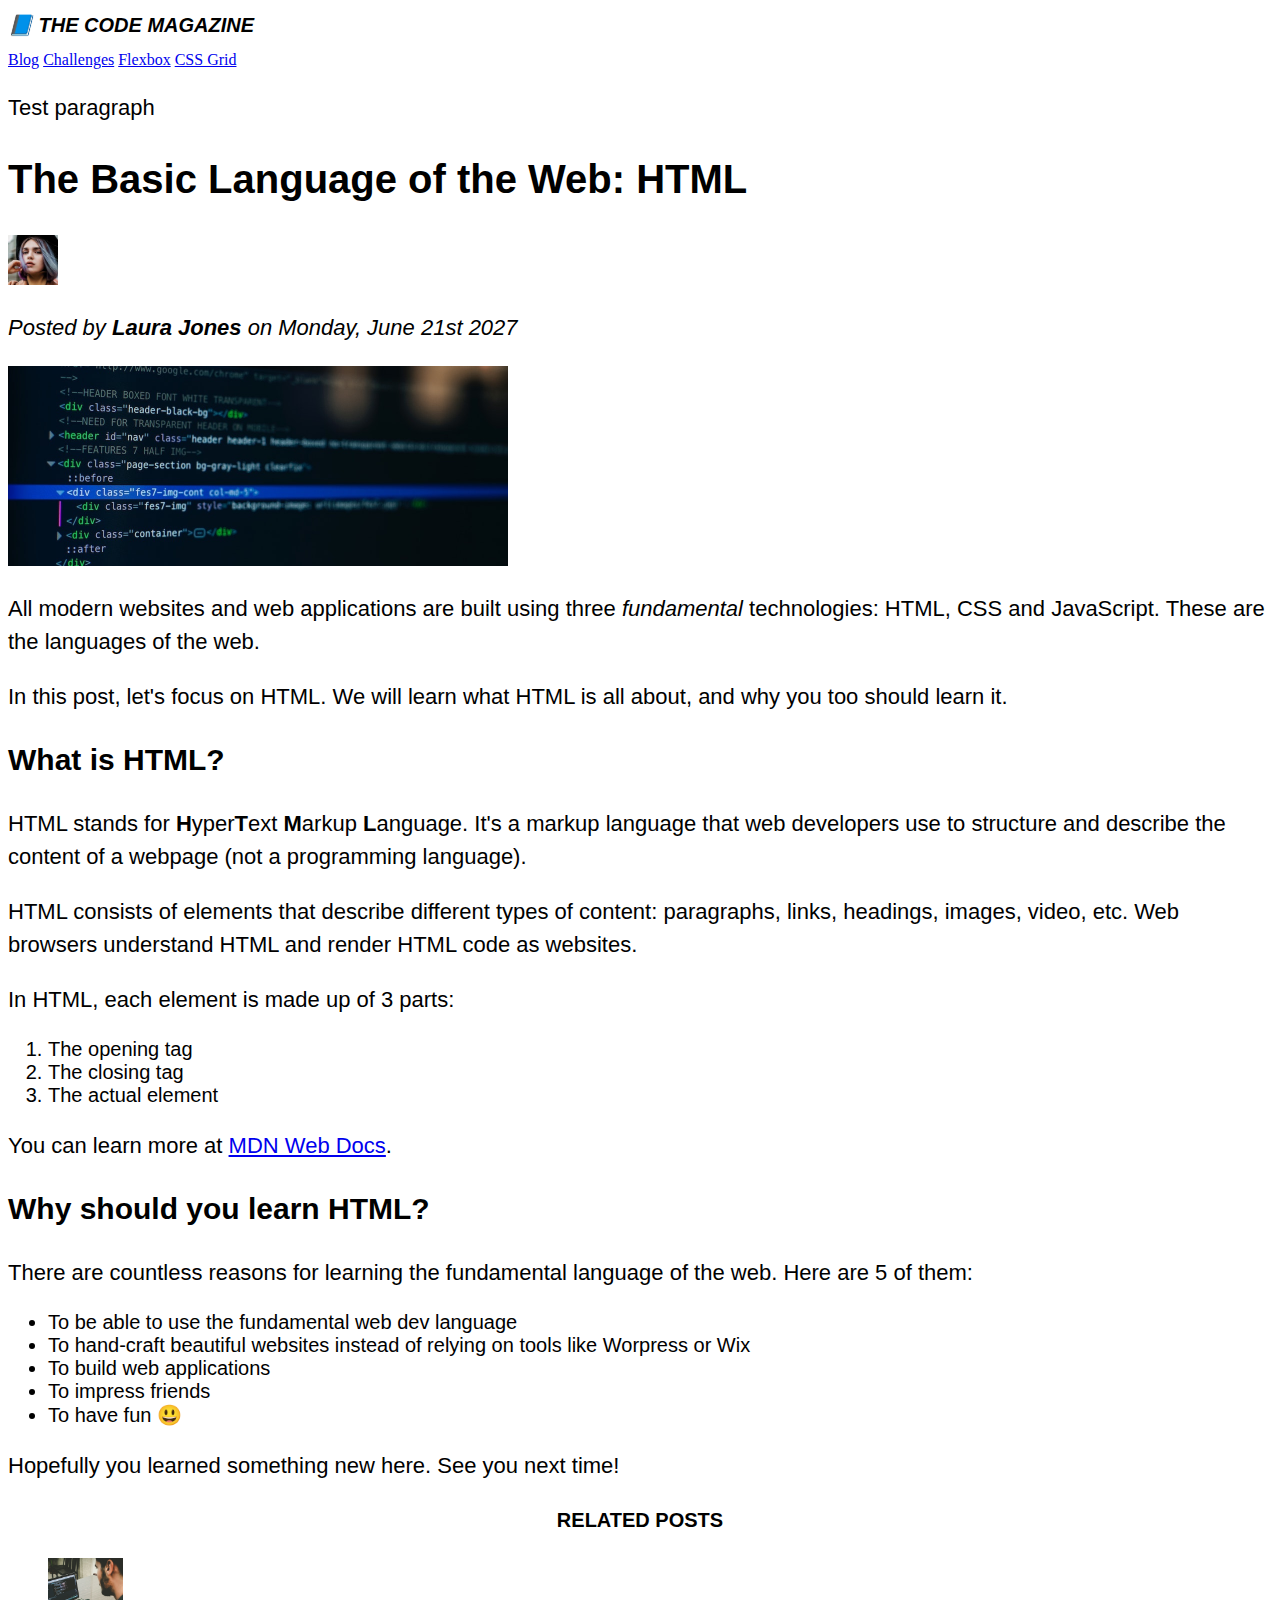
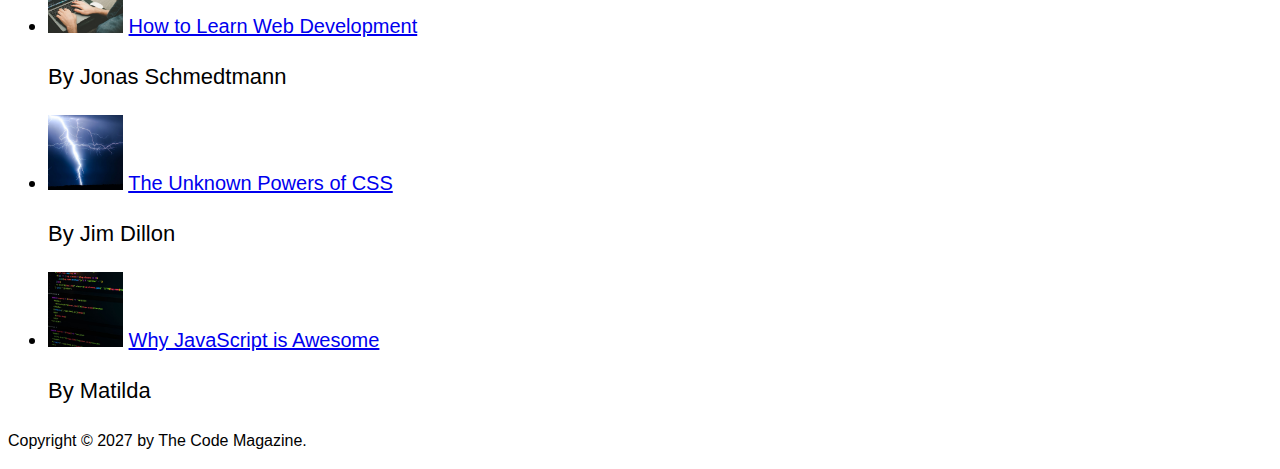
<file: starter/03-CSS-Fundamentals/index.html>
<!DOCTYPE html>
<html lang="en">
  <head>
    <meta charset="UTF-8" />
    <title>The Basic Language of the Web: HTML</title>
    <link rel="stylesheet" href="style.css" />
  </head>

  <body>
    <!--
    <h1>The Basic Language of the Web: HTML</h1>
    <h2>The Basic Language of the Web: HTML</h2>
    <h3>The Basic Language of the Web: HTML</h3>
    <h4>The Basic Language of the Web: HTML</h4>
    <h5>The Basic Language of the Web: HTML</h5>
    <h6>The Basic Language of the Web: HTML</h6>
    -->

    <header>
      <h1>📘 The Code Magazine</h1>

      <nav>
        <a href="blog.html">Blog</a>
        <a href="#">Challenges</a>
        <a href="#">Flexbox</a>
        <a href="#">CSS Grid</a>
      </nav>
      <p>Test paragraph</p>
    </header>

    <article>
      <header>
        <h2>The Basic Language of the Web: HTML</h2>

        <img
          src="img/laura-jones.jpg"
          alt="Headshot of Laura Jones"
          height="50"
          width="50"
        />

        <p>Posted by <strong>Laura Jones</strong> on Monday, June 21st 2027</p>

        <img
          src="img/post-img.jpg"
          alt="HTML code on a screen"
          width="500"
          height="200"
        />
      </header>

      <p>
        All modern websites and web applications are built using three
        <em>fundamental</em>
        technologies: HTML, CSS and JavaScript. These are the languages of the
        web.
      </p>

      <p>
        In this post, let's focus on HTML. We will learn what HTML is all about,
        and why you too should learn it.
      </p>

      <h3>What is HTML?</h3>
      <p>
        HTML stands for <strong>H</strong>yper<strong>T</strong>ext
        <strong>M</strong>arkup <strong>L</strong>anguage. It's a markup
        language that web developers use to structure and describe the content
        of a webpage (not a programming language).
      </p>
      <p>
        HTML consists of elements that describe different types of content:
        paragraphs, links, headings, images, video, etc. Web browsers understand
        HTML and render HTML code as websites.
      </p>
      <p>In HTML, each element is made up of 3 parts:</p>

      <ol>
        <li>The opening tag</li>
        <li>The closing tag</li>
        <li>The actual element</li>
      </ol>

      <p>
        You can learn more at
        <a
          href="https://developer.mozilla.org/en-US/docs/Web/HTML"
          target="_blank"
          >MDN Web Docs</a
        >.
      </p>

      <h3>Why should you learn HTML?</h3>

      <p>
        There are countless reasons for learning the fundamental language of the
        web. Here are 5 of them:
      </p>

      <ul>
        <li>To be able to use the fundamental web dev language</li>
        <li>
          To hand-craft beautiful websites instead of relying on tools like
          Worpress or Wix
        </li>
        <li>To build web applications</li>
        <li>To impress friends</li>
        <li>To have fun 😃</li>
      </ul>

      <p>Hopefully you learned something new here. See you next time!</p>
    </article>

    <aside>
      <h4>Related posts</h4>

      <ul>
        <li>
          <img
            src="img/related-1.jpg"
            alt="Person programming"
            width="75"
            width="75"
          />
          <a href="#">How to Learn Web Development</a>
          <p>By Jonas Schmedtmann</p>
        </li>
        <li>
          <img src="img/related-2.jpg" alt="Lightning" width="75" heigth="75" />
          <a href="#">The Unknown Powers of CSS</a>
          <p>By Jim Dillon</p>
        </li>
        <li>
          <img
            src="img/related-3.jpg"
            alt="JavaScript code on a screen"
            width="75"
            height="75"
          />
          <a href="#">Why JavaScript is Awesome</a>
          <p>By Matilda</p>
        </li>
      </ul>
    </aside>

    <footer>
      <p>Copyright &copy; 2027 by The Code Magazine.</p>
    </footer>
  </body>
</html>
</file>
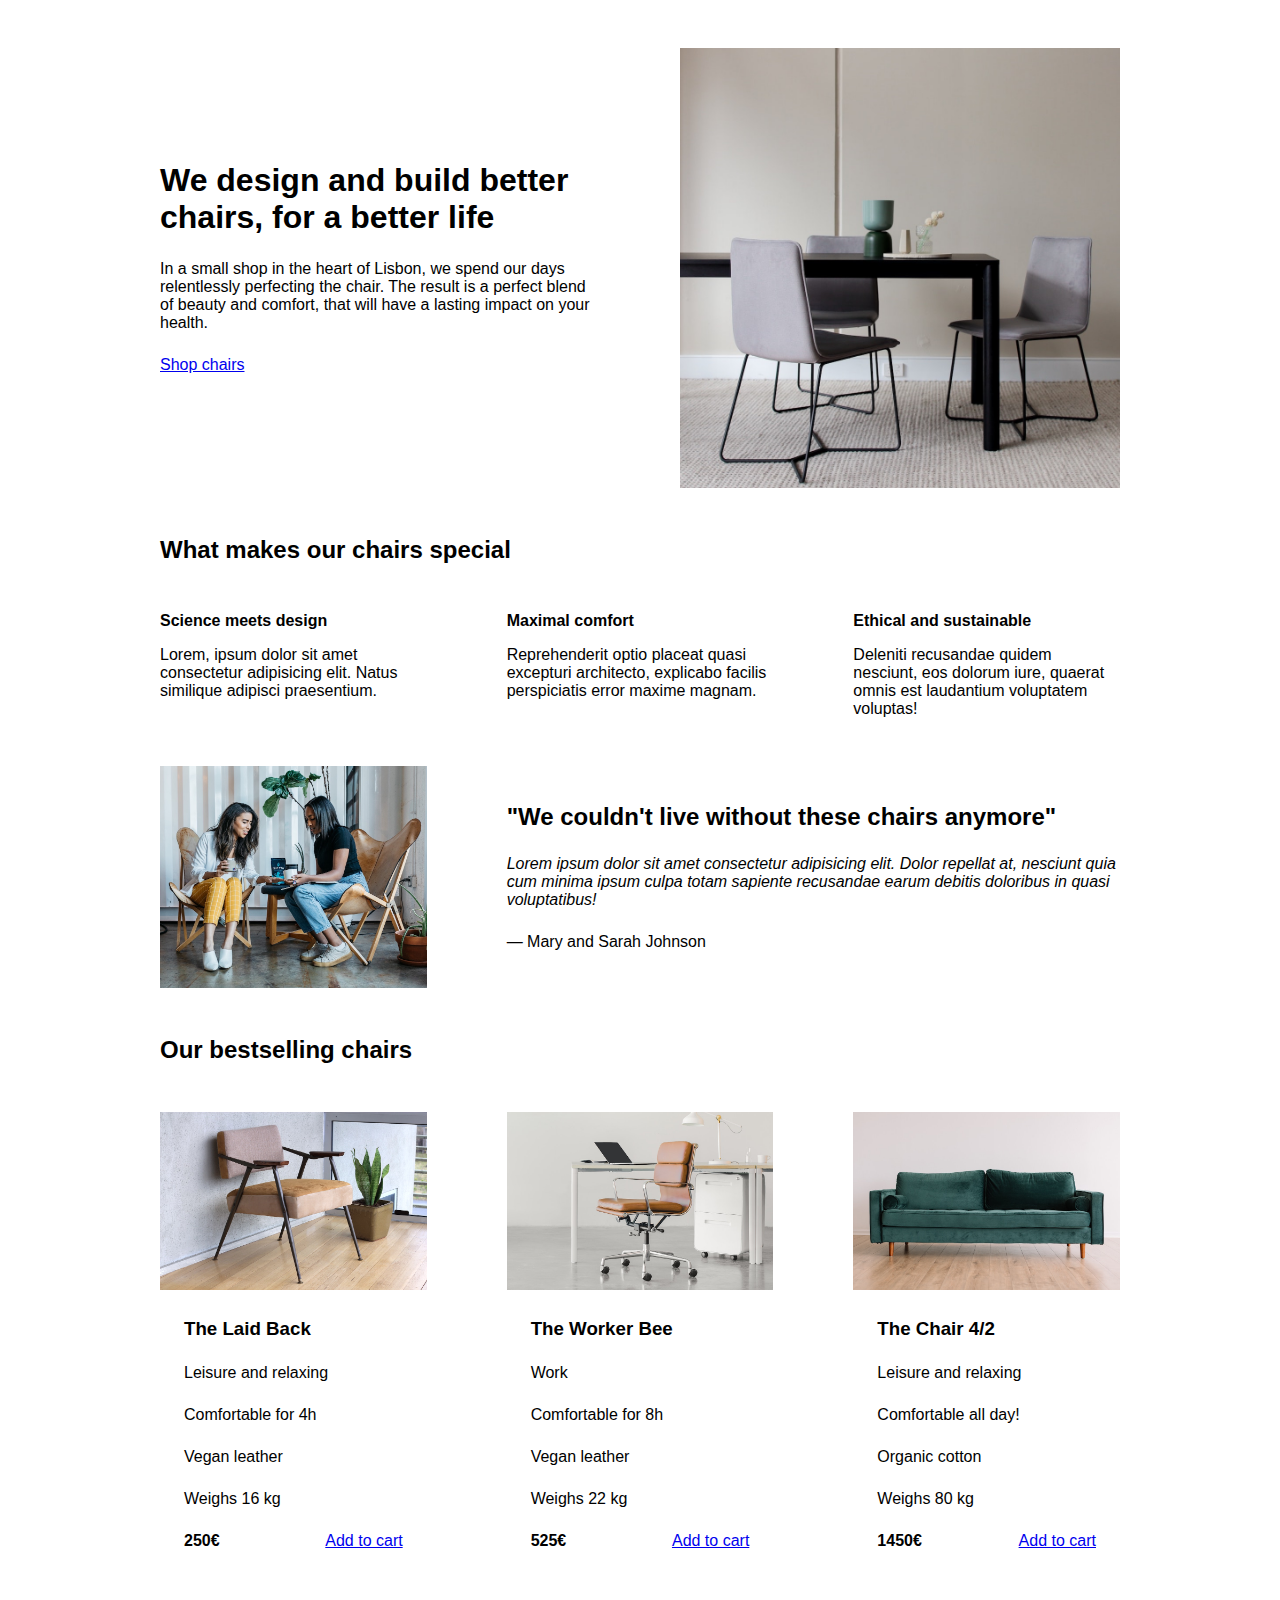
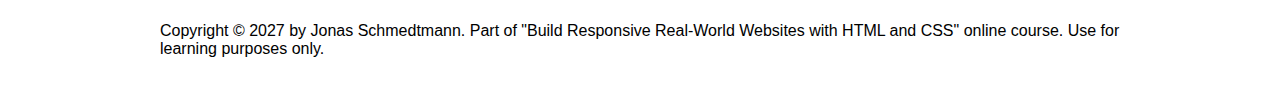
<file: starter/05-Design/index.html>
<!DOCTYPE html>
<html lang="en">
  <head>
    <meta charset="UTF-8" />
    <meta http-equiv="X-UA-Compatible" content="IE=edge" />
    <meta name="viewport" content="width=device-width, initial-scale=1.0" />

    <link rel="stylesheet" href="style.css" />
    <title>Lisbon Chair Shop</title>
  </head>
  <body>
    <div class="container">
      <header>
        <div class="header-text-box">
          <h1>We design and build better chairs, for a better life</h1>
          <p class="header-text">
            In a small shop in the heart of Lisbon, we spend our days
            relentlessly perfecting the chair. The result is a perfect blend of
            beauty and comfort, that will have a lasting impact on your health.
          </p>
          <a class="btn btn--big" href="#">Shop chairs</a>
        </div>
        <img src="hero.jpg" alt="Photo" />
      </header>

      <section>
        <h2>What makes our chairs special</h2>
        <div class="grid-3-cols">
          <div>
            <p class="features-title"><strong>Science meets design</strong></p>
            <p class="features-text">
              Lorem, ipsum dolor sit amet consectetur adipisicing elit. Natus
              similique adipisci praesentium.
            </p>
          </div>

          <div>
            <p class="features-title">
              <strong>Maximal comfort</strong>
            </p>
            <p class="features-text">
              Reprehenderit optio placeat quasi excepturi architecto, explicabo
              facilis perspiciatis error maxime magnam.
            </p>
          </div>

          <div>
            <p class="features-title">
              <strong>Ethical and sustainable</strong>
            </p>
            <p class="features-text">
              Deleniti recusandae quidem nesciunt, eos dolorum iure, quaerat
              omnis est laudantium voluptatem voluptas!
            </p>
          </div>
        </div>
      </section>

      <section class="testimonial-section">
        <div class="grid-3-cols">
          <img src="customers.jpg" alt="People sitting on chairs" />
          <div class="testimonial-box">
            <h2>"We couldn't live without these chairs anymore"</h2>
            <blockquote class="testimonial-text">
              Lorem ipsum dolor sit amet consectetur adipisicing elit. Dolor
              repellat at, nesciunt quia cum minima ipsum culpa totam sapiente
              recusandae earum debitis doloribus in quasi voluptatibus!
            </blockquote>
            <p class="testimonial-author">&mdash; Mary and Sarah Johnson</p>
          </div>
        </div>
      </section>

      <section>
        <h2>Our bestselling chairs</h2>
        <div class="grid-3-cols">
          <figure class="chair">
            <img src="chair-1.jpg" alt="Chair" />
            <div class="chair-box">
              <h3>The Laid Back</h3>
              <ul class="chair-details">
                <li>
                  <!-- Span is a generic INLINE text element, it doesn't have any meaning. It's like a div element, but inline -->
                  <span>Leisure and relaxing</span>
                </li>
                <li>
                  <span>Comfortable for 4h</span>
                </li>
                <li>
                  <span>Vegan leather</span>
                </li>
                <li>
                  <span>Weighs 16 kg</span>
                </li>
              </ul>
              <div class="chair-price">
                <strong>250€</strong>
                <a href="#" class="btn btn--small">Add to cart</a>
              </div>
            </div>
          </figure>

          <figure class="chair">
            <img src="chair-2.jpg" alt="Chair" />
            <div class="chair-box">
              <h3>The Worker Bee</h3>
              <ul class="chair-details">
                <li>
                  <span>Work</span>
                </li>
                <li>
                  <span>Comfortable for 8h</span>
                </li>
                <li>
                  <span>Vegan leather</span>
                </li>
                <li>
                  <span>Weighs 22 kg</span>
                </li>
              </ul>
              <div class="chair-price">
                <strong>525€</strong>
                <a href="#" class="btn btn--small">Add to cart</a>
              </div>
            </div>
          </figure>

          <figure class="chair">
            <img src="chair-3.jpg" alt="Chair" />
            <div class="chair-box">
              <h3>The Chair 4/2</h3>
              <ul class="chair-details">
                <li>
                  <span>Leisure and relaxing</span>
                </li>
                <li>
                  <span>Comfortable all day!</span>
                </li>
                <li>
                  <span>Organic cotton</span>
                </li>
                <li>
                  <span>Weighs 80 kg</span>
                </li>
              </ul>
              <div class="chair-price">
                <strong>1450€</strong>
                <a href="#" class="btn btn--small">Add to cart</a>
              </div>
            </div>
          </figure>
        </div>
      </section>

      <footer>
        Copyright &copy; 2027 by Jonas Schmedtmann. Part of "Build Responsive
        Real-World Websites with HTML and CSS" online course. Use for learning
        purposes only.
      </footer>
    </div>
  </body>
</html>
</file>
<file: final/03-CSS-Fundamentals/style.css>
* {
  /* border-top: 10px solid #1098ad; */
  margin: 0;
  padding: 0;
}

/* PAGE SECTIONS */
body {
  color: #444;
  font-family: sans-serif;

  border-top: 10px solid #1098ad;
  position: relative;
}

.container {
  width: 800px;
  /* margin-left: auto;
  margin-right: auto; */
  margin: 0 auto;
}

.main-header {
  background-color: #f7f7f7;
  /* padding: 20px;
  padding-left: 40px;
  padding-right: 40px; */
  padding: 20px 40px;
  margin-bottom: 60px;
  /* height: 80px; */
}

nav {
  font-size: 18px;
  /* text-align: center; */
}

article {
  margin-bottom: 60px;
}

.post-header {
  margin-bottom: 40px;
  /* position: relative; */
}

aside {
  background-color: #f7f7f7;
  border-top: 5px solid #1098ad;
  border-bottom: 5px solid #1098ad;
  /* padding-top: 50px;
  padding-bottom: 50px; */
  padding: 50px 0;
  width: 500px;
}

/* SMALLER ELEMENTS */
h1,
h2,
h3 {
  color: #1098ad;
}

h1 {
  font-size: 26px;
  text-transform: uppercase;
  font-style: italic;
}

h2 {
  font-size: 40px;
  margin-bottom: 30px;
}

h3 {
  font-size: 30px;
  margin-bottom: 20px;
  margin-top: 40px;
}

h4 {
  font-size: 20px;
  text-transform: uppercase;
  text-align: center;
}

p {
  font-size: 22px;
  line-height: 1.5;
  margin-bottom: 15px;
}

ul,
ol {
  margin-left: 50px;
  margin-bottom: 20px;
}

li {
  font-size: 20px;
  margin-bottom: 10px;
  /* display: inline; */
}

li:last-child {
  margin-bottom: 0;
}

/* footer p {
  font-size: 16px;
} */

/* article header p {
  font-style: italic;
} */

#author {
  font-style: italic;
  font-size: 18px;
}

#copyright {
  font-size: 16px;
}

.related-author {
  font-size: 18px;
  font-weight: bold;
}

/* ul {
  list-style: none;
} */

.related {
  list-style: none;
}

body {
  /* background-color: orangered; */
}

/* .first-li {
  font-weight: bold;
} */

li:first-child {
  font-weight: bold;
}

li:last-child {
  font-style: italic;
}

li:nth-child(even) {
  /* color: red; */
}

/* Misconception: this won't work! */
article p:first-child {
  color: red;
}

/* Styling links */
a:link {
  color: #1098ad;
  text-decoration: none;
}

a:visited {
  /* color: #777; */
  color: #1098ad;
}

a:hover {
  color: orangered;
  font-weight: bold;
  text-decoration: underline orangered;
}

a:active {
  background-color: black;
  font-style: italic;
}
/* LVHA */

.post-img {
  width: 100%;
  height: auto;
}

nav a:link {
  /* background-color: orangered;
  margin: 20px;
  padding: 20px;

  display: block; */

  margin-right: 30px;
  margin-top: 10px;
  display: inline-block;
}

nav a:link:last-child {
  margin-right: 0;
}

button {
  font-size: 22px;
  padding: 20px;
  cursor: pointer;

  position: absolute;
  /* top: 50px;
  left: 50px; */
  bottom: 50px;
  right: 50px;
}

h1::first-letter {
  font-style: normal;
  margin-right: 5px;
}

h3 + p::first-line {
  /* color: red; */
}

h2 {
  /* background-color: orange; */
  position: relative;
}

h2::before {
  content: "TOP";
  background-color: #ffe70e;
  color: #444;
  font-size: 16px;
  font-weight: bold;
  display: inline-block;
  padding: 5px 10px;
  position: absolute;
  top: -10px;
  right: -25px;
}

/* Resolving conflicts */
/* #copyright {
  color: red;
}

.copyright {
  color: blue;
}

.text {
  color: yellow;
}

footer p {
  color: green !important;
} */

/* nav a:link,
nav p {
  font-size: 18px;
} */
</file>
<file: final/04-CSS-Layouts/style.css>
* {
  /* border-top: 10px solid #1098ad; */
  margin: 0;
  padding: 0;
  box-sizing: border-box;
}

/* PAGE SECTIONS */
body {
  color: #444;
  font-family: sans-serif;

  border-top: 10px solid #1098ad;
  position: relative;
}

.container {
  width: 1200px;
  /* margin-left: auto;
  margin-right: auto; */
  margin: 0 auto;
}

.main-header {
  background-color: #f7f7f7;
  /* padding: 20px;
  padding-left: 40px;
  padding-right: 40px; */
  padding: 20px 40px;
  /* margin-bottom: 60px; */
  /* height: 80px; */
}

nav {
  font-size: 18px;
  /* text-align: center; */
}

article {
  /* margin-bottom: 60px; */
}

.post-header {
  margin-bottom: 40px;
  /* position: relative; */
}

aside {
  background-color: #f7f7f7;
  border-top: 5px solid #1098ad;
  border-bottom: 5px solid #1098ad;
  padding: 50px 40px;
}

/* SMALLER ELEMENTS */
h1,
h2,
h3 {
  color: #1098ad;
}

h1 {
  font-size: 26px;
  text-transform: uppercase;
  font-style: italic;
}

h2 {
  font-size: 40px;
  margin-bottom: 30px;
}

h3 {
  font-size: 30px;
  margin-bottom: 20px;
  margin-top: 40px;
}

h4 {
  font-size: 20px;
  text-transform: uppercase;
  text-align: center;
  margin-bottom: 30px;
}

p {
  font-size: 22px;
  line-height: 1.5;
  margin-bottom: 15px;
}

ul,
ol {
  margin-left: 50px;
  margin-bottom: 20px;
}

li {
  font-size: 20px;
  margin-bottom: 10px;
  /* display: inline; */
}

li:last-child {
  margin-bottom: 0;
}

/* footer p {
  font-size: 16px;
} */

/* article header p {
  font-style: italic;
} */

#author {
  font-style: italic;
  font-size: 18px;
}

#copyright {
  font-size: 16px;
}

.related-author {
  font-size: 18px;
  font-weight: bold;
}

/* ul {
  list-style: none;
} */

.related {
  list-style: none;
  margin-left: 0;
}

body {
  /* background-color: orangered; */
}

/* .first-li {
  font-weight: bold;
} */

li:first-child {
  font-weight: bold;
}

li:last-child {
  font-style: italic;
}

li:nth-child(even) {
  /* color: red; */
}

/* Misconception: this won't work! */
article p:first-child {
  color: red;
}

/* Styling links */
a:link {
  color: #1098ad;
  text-decoration: none;
}

a:visited {
  /* color: #777; */
  color: #1098ad;
}

a:hover {
  color: orangered;
  font-weight: bold;
  text-decoration: underline orangered;
}

a:active {
  background-color: black;
  font-style: italic;
}
/* LVHA */

.post-img {
  width: 100%;
  height: auto;
}

nav a:link {
  /* background-color: orangered;
  margin: 20px;
  padding: 20px;

  display: block; */

  margin-right: 30px;
  display: inline-block;
}

nav a:link:last-child {
  margin-right: 0;
}

button {
  font-size: 22px;
  padding: 20px;
  cursor: pointer;

  position: absolute;
  /* top: 50px;
  left: 50px; */
  bottom: 50px;
  right: 50px;
}

h1::first-letter {
  font-style: normal;
  margin-right: 5px;
}

h3 + p::first-line {
  /* color: red; */
}

h2 {
  /* background-color: orange; */
  position: relative;
}

h2::before {
  content: "TOP";
  background-color: #ffe70e;
  color: #444;
  font-size: 16px;
  font-weight: bold;
  display: inline-block;
  padding: 5px 10px;
  position: absolute;
  top: -10px;
  right: -25px;
}

/* Resolving conflicts */
/* #copyright {
  color: red;
}

.copyright {
  color: blue;
}

.text {
  color: yellow;
}

footer p {
  color: green !important;
} */

/* nav a:link,
nav p {
  font-size: 18px;
} */

/* FLOATS */
/*
.author-img {
  float: left;
  margin-bottom: 20px;
}

.author {
  float: left;
  margin-top: 10px;
  margin-left: 20px;
}

h1 {
  float: left;
}

nav {
  float: right;
}

.clear {
  clear: both;
}

.clearfix::after {
  clear: both;
  content: "";
  display: block;
}

article {
  width: 825px;
  float: left;
}

aside {
  width: 300px;
  float: right;
}

footer {
  clear: both;
}
*/

/* FLEXBOX */
.main-header {
  display: flex;
  align-items: center;
  justify-content: space-between;
}

.author-box {
  display: flex;
  align-items: center;
  margin-bottom: 15px;
}

.author {
  margin-bottom: 0;
  margin-left: 15px;
}

.related-post {
  display: flex;
  align-items: center;
  gap: 20px;
  margin-bottom: 30px;
}

.related-link:link {
  font-size: 17px;
  font-weight: bold;
  font-style: normal;
  margin-bottom: 5px;
  display: block;
}

.related-author {
  margin-bottom: 0;
  font-size: 14px;
  font-weight: normal;
  font-style: italic;
}

/* FLEXBOX LAYOUT */
/* .row {
  display: flex;
  align-items: flex-start;
  gap: 75px;
  margin-bottom: 60px;
}

article {
  flex: 1;
  margin-bottom: 0;
}

aside {
  
  DEFAULTS:
  flex-grow: 0;
  flex-shrink: 1;
  flex-basis: auto;

  flex: 0 0 300px;
} */

/* CSS GRID LAYOUT */
.container {
  display: grid;
  grid-template-columns: 1fr 300px;
  column-gap: 75px;
  row-gap: 60px;
  align-items: start;
}

.main-header {
  /* grid-column: 1 / span 2; */
  grid-column: 1 / -1;
}

article {
}

aside {
}

footer {
  grid-column: 1 / -1;
}
</file>
<file: final/05-Design/style.css>
/*
SPACING SYSTEM (px)
2 / 4 / 8 / 12 / 16 / 24 / 32 / 48 / 64 / 80 / 96 / 128

FONT SIZE SYSTEM (px)
10 / 12 / 14 / 16 / 18 / 20 / 24 / 30 / 36 / 44 / 52 / 62 / 74 / 86 / 98
*/

/* 
MAIN COLOR: #087f5b
GREY COLOR: #343a40
*/

* {
  margin: 0;
  padding: 0;
  box-sizing: border-box;
}

/* ------------------------ */
/* GENERAL STYLES */
/* ------------------------ */
body {
  font-family: "Inter", sans-serif;
  color: #343a40;
  border-bottom: 8px solid #087f5b;
}

.container {
  width: 960px;
  margin: 0 auto;
}

header,
section {
  margin-bottom: 96px;
}

h2 {
  margin-bottom: 48px;
  font-size: 36px;
  letter-spacing: -0.5px;
  /* 24 / 30 / 36 */
}

.grid-3-cols {
  display: grid;
  grid-template-columns: repeat(3, 1fr);
  column-gap: 80px;
}

.btn:link,
.btn:visited {
  background-color: #087f5b;
  color: #fff;
  text-decoration: none;
  text-transform: uppercase;
  font-weight: 500;

  display: inline-block;
  border-radius: 100px;
}

.btn:hover,
.btn:active {
  background-color: #099268;
}

.btn--big {
  font-size: 18px;
  padding: 16px 32px;
}

.btn--small {
  font-size: 14px;
  padding: 8px 12px;
}

img {
  border-radius: 12px;
}

/* ------------------------ */
/* COMPONENT STYLES */
/* ------------------------ */

/* HEADER */
header {
  display: grid;
  grid-template-columns: repeat(2, 1fr);
  column-gap: 80px;
  margin-top: 64px;
}

.header-text-box {
  align-self: center;
}

h1 {
  margin-bottom: 32px;
  font-size: 44px;
  line-height: 1.1;
  letter-spacing: -1px;
  /* 44 / 52 / 62 */

  /* text-shadow: 0 5px 5px rgba(0, 0, 0, 0.2); */
}

.header-text {
  margin-bottom: 24px;
  font-size: 18px;
  line-height: 1.7;
}

img {
  width: 100%;
}

/* FEATURES */
.features-icon {
  stroke: #087f5b;
  width: 32px;
  heigh: 32px;
  margin-bottom: 24px;
}

.features-title {
  margin-bottom: 16px;
  font-size: 20px;
}

.features-text {
  font-size: 18px;
  line-height: 1.7;
}

/* TESTIMONIAL */
.testimonial-section {
  background-color: #087f5b;
  color: #fff;
  padding: 24px;
  border-radius: 12px;
}

.testimonial-box {
  grid-column: 2 / -1;
  align-self: center;
}

.testimonial-box h2 {
  margin-bottom: 24px;
  /* 20 / 24 / 30 */
  font-size: 24px;
}

.testimonial-text {
  font-style: italic;
  margin-bottom: 24px;
  font-size: 18px;
  line-height: 1.7;
  color: ##e6fcf5;
}

.testimonial-author {
  color: #c3fae8;
}

/* CHAIRS */
.chair {
  box-shadow: 0 20px 30px 0 rgba(0, 0, 0, 0.07);
  border-radius: 12px;
}

.chair img {
  border-bottom-left-radius: 0;
  border-bottom-right-radius: 0;
}

.chair-box {
  padding: 32px;
}

h3 {
  margin-bottom: 24px;
  font-size: 20px;
}

.chair-details {
  list-style: none;
  margin-bottom: 48px;
}

.chair-details li {
  display: flex;
  align-items: center;
  gap: 12px;
  margin-bottom: 16px;
}

.chair-details li:last-child {
  margin-bottom: 0;
}

.chair-icon {
  stroke: #087f5b;
  width: 24px;
  height: 24px;
}

.chair-price {
  display: flex;
  justify-content: space-between;
  align-items: center;
  font-size: 20px;
}

footer {
  margin-bottom: 48px;
  font-size: 14px;
  color: #495057;
}
</file>
<file: starter/03-CSS-Fundamentals/style.css>
h1,
h2,
h3,
h4,
p,
li {
  font-family: sans-serif;
}

h1 {
  font-size: 20px;
  /* font-family: sans-serif; */
  text-transform: uppercase;
  font-style: italic;
}

h2 {
  /* font-family: sans-serif; */
  font-size: 40px;
}

h3 {
  /* font-family: sans-serif; */
  font-size: 30px;
}

h4 {
  /* font-family: sans-serif; */
  font-size: 20px;
  text-transform: uppercase;
  text-align: center;
}

p {
  /* font-family: sans-serif; */
  font-size: 22px;
  line-height: 1.5;
}

li {
  /* font-family: sans-serif; */
  font-size: 20px;
}

footer p {
  font-size: 16px;
}

article header p {
  font-style: italic;
}
</file>
<file: starter/05-Design/style.css>
/*
SPACING SYSTEM (px)
2 / 4 / 8 / 12 / 16 / 24 / 32 / 48 / 64 / 80 / 96 / 128

FONT SIZE SYSTEM (px)
10 / 12 / 14 / 16 / 18 / 20 / 24 / 30 / 36 / 44 / 52 / 62 / 74 / 86 / 98
*/

* {
  margin: 0;
  padding: 0;
  box-sizing: border-box;
}

/* ------------------------ */
/* GENERAL STYLES */
/* ------------------------ */
body {
  font-family: sans-serif;
}

.container {
  width: 960px;
  margin: 0 auto;
}

header,
section {
  margin-bottom: 48px;
}

h2 {
  margin-bottom: 48px;
}

.grid-3-cols {
  display: grid;
  grid-template-columns: repeat(3, 1fr);
  column-gap: 80px;
}

/* ------------------------ */
/* COMPONENT STYLES */
/* ------------------------ */

/* HEADER */
header {
  display: grid;
  grid-template-columns: repeat(2, 1fr);
  column-gap: 80px;
  margin-top: 48px;
}

.header-text-box {
  align-self: center;
}

h1 {
  margin-bottom: 24px;
}

.header-text {
  margin-bottom: 24px;
}

img {
  width: 100%;
}

/* FEATURES */
.features-icon {
}

.features-title {
  margin-bottom: 16px;
}

.features-text {
}

/* TESTIMONIAL */
.testimonial-section {
}

.testimonial-box {
  grid-column: 2 / -1;
  align-self: center;
}

.testimonial-box h2 {
  margin-bottom: 24px;
}

.testimonial-text {
  font-style: italic;
  margin-bottom: 24px;
}

/* CHAIRS */
.chair-box {
  padding: 24px;
}

h3 {
  margin-bottom: 24px;
}

.chair-details {
  list-style: none;
  margin-bottom: 24px;
}

.chair-details li {
  display: flex;
  align-items: center;
  gap: 12px;
  margin-bottom: 24px;
}

.chair-details li:last-child {
  margin-bottom: 0;
}

.chair-icon {
}

.chair-price {
  display: flex;
  justify-content: space-between;
}

footer {
  margin-bottom: 48px;
}
</file>
